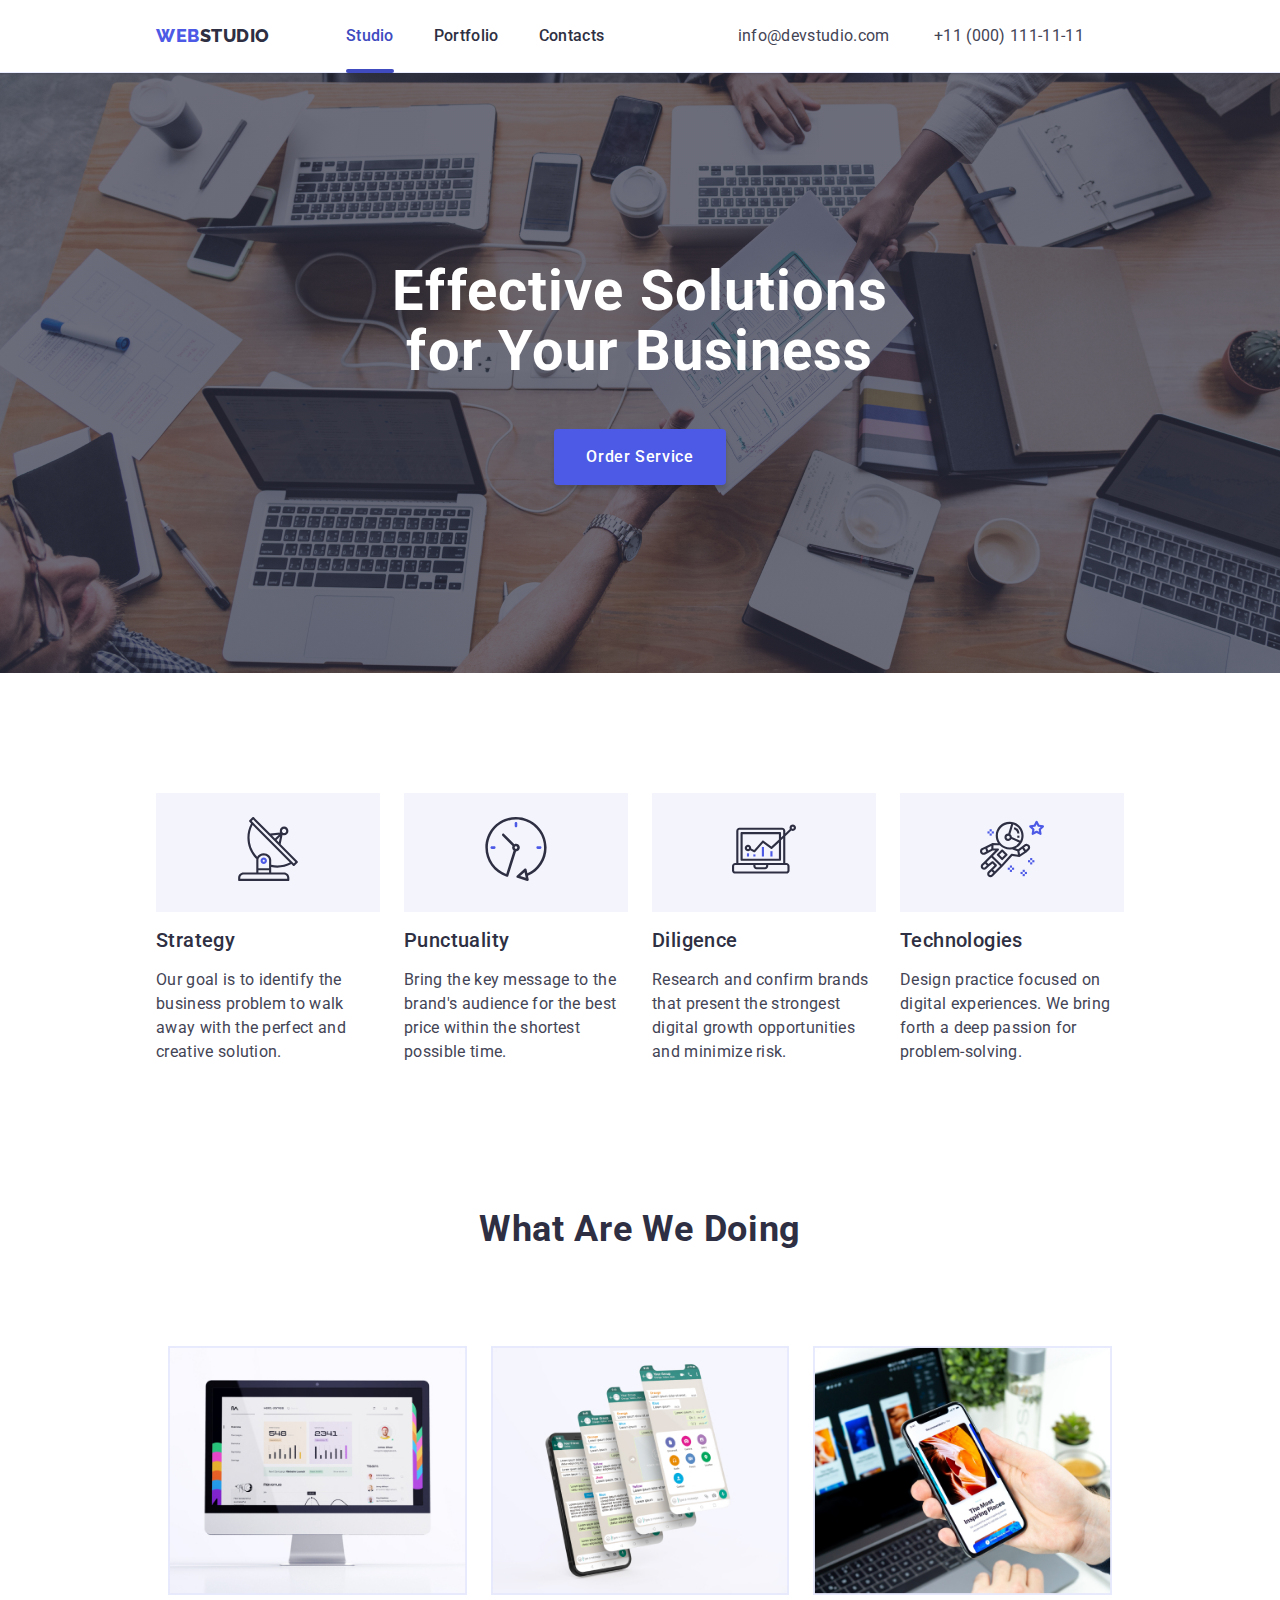
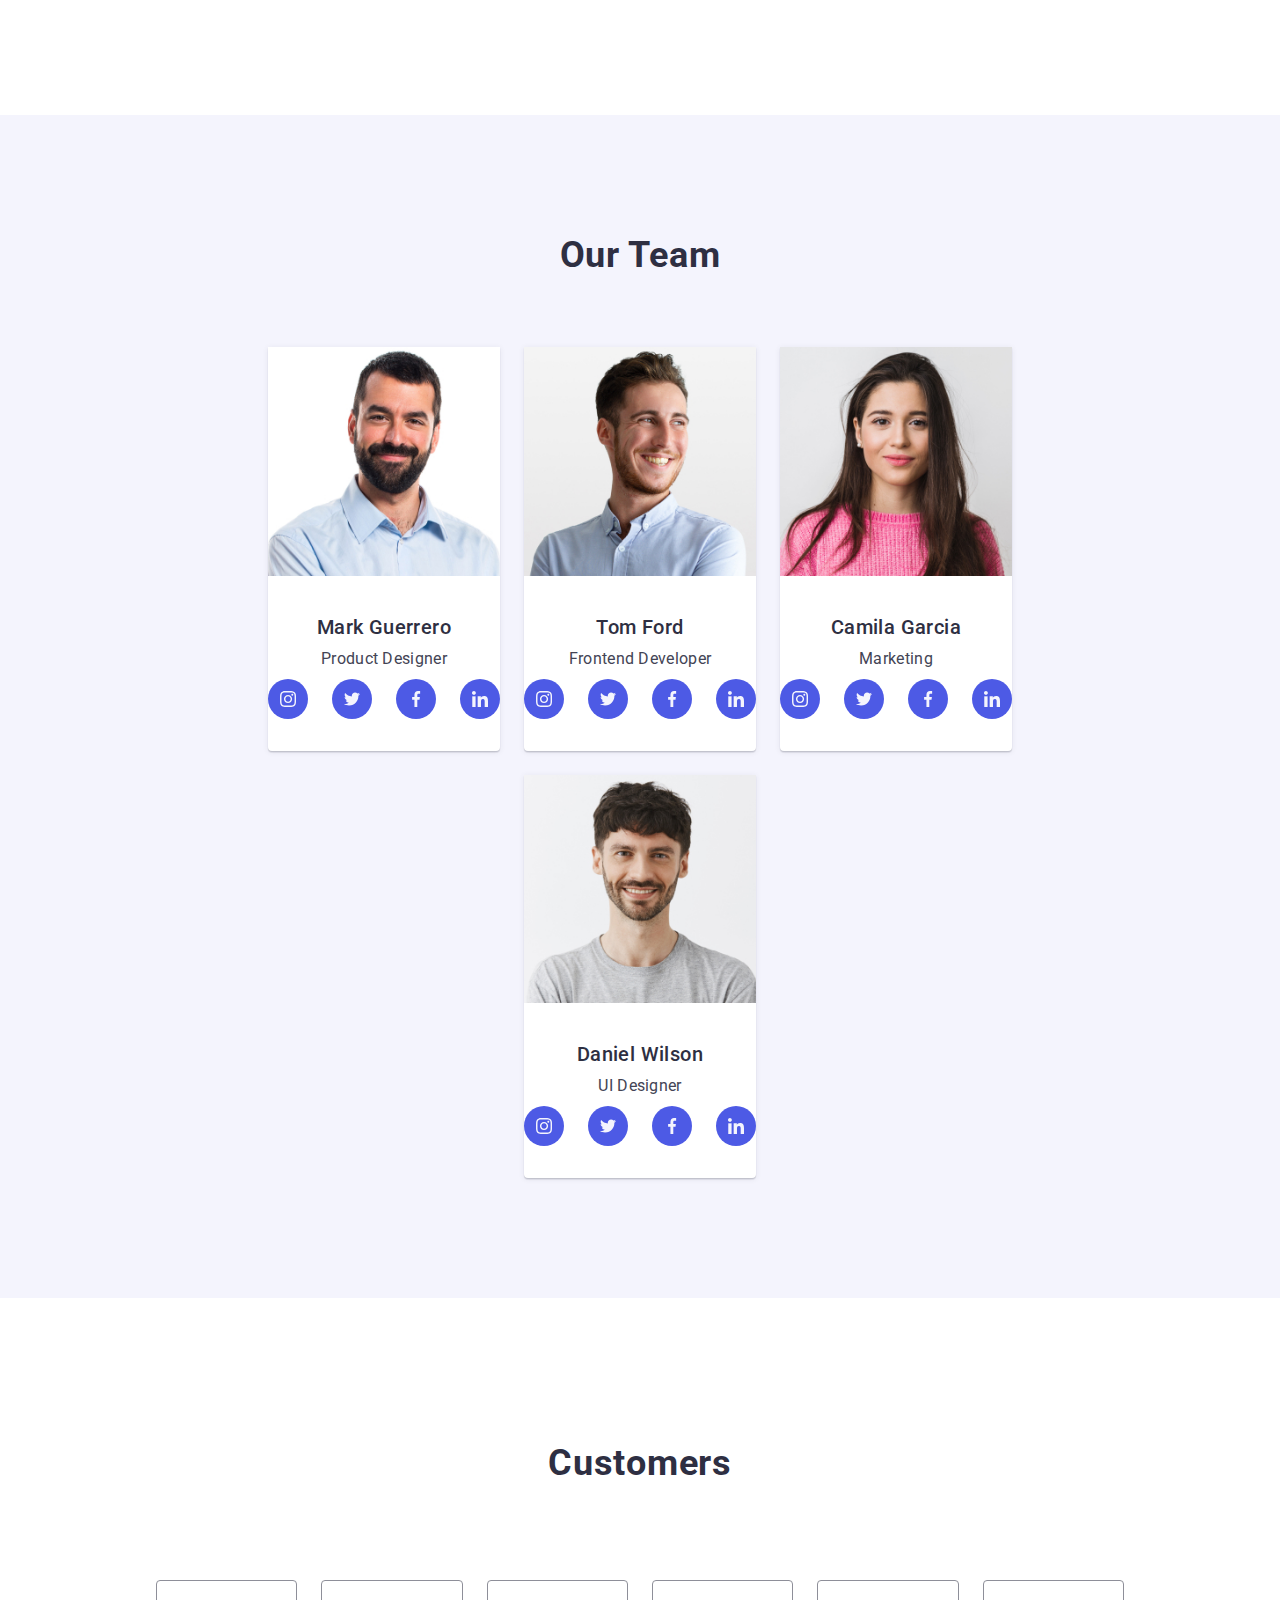
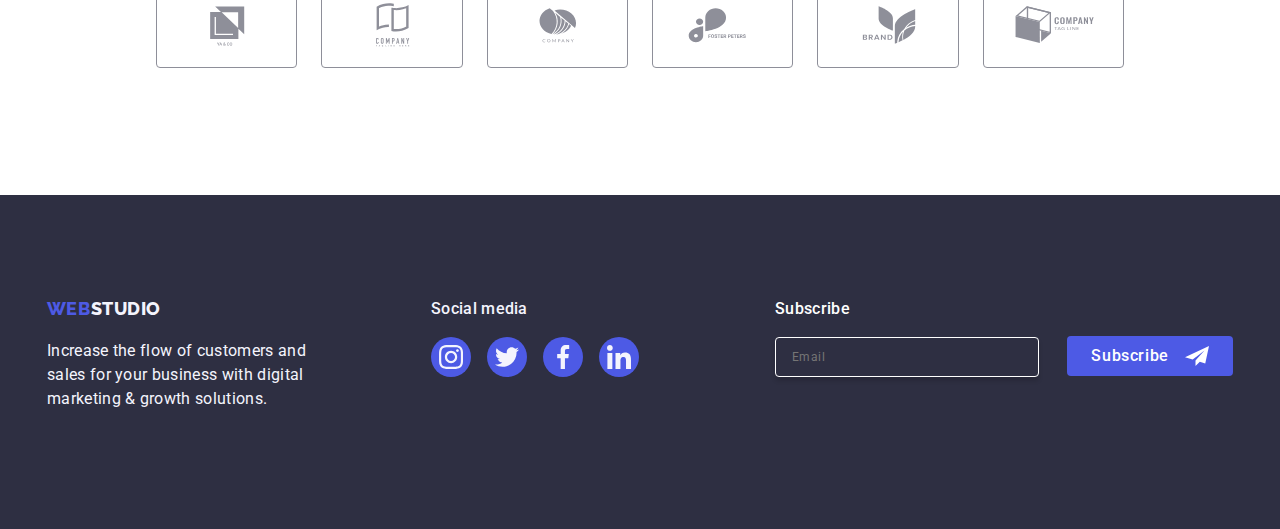
<file: index.html>
<!DOCTYPE html>
<html lang="en">

<head>
  <meta charset="UTF-8">
  <meta name="viewport" content="width=device-width, initial-scale=1.0">
  <link rel="stylesheet" href="./css/modern-normalize.css">
  <link rel="stylesheet" href="./css/styles.css">
  <link rel="stylesheet" href="./css/tablet.css">
  <link rel="stylesheet" href="./css/desktop.css">

  <link rel="preconnect" href="https://fonts.googleapis.com">
  <link rel="preconnect" href="https://fonts.gstatic.com" crossorigin>
  <link href="https://fonts.googleapis.com/css2?family=Roboto:wght@400;500;700;900&display=swap" rel="stylesheet">

  <link rel="preconnect" href="https://fonts.googleapis.com">
  <link rel="preconnect" href="https://fonts.gstatic.com" crossorigin>
  <link href="https://fonts.googleapis.com/css2?family=Raleway:wght@800&family=Roboto:wght@400;500;700;900&display=swap"
    rel="stylesheet">

  <title>Studio</title>
</head>

<body>
  <header>
    <div class="container-header">
      <nav class="navigation-header">
        <a href="./index.html"><span class="navigation-logo-web">Web</span>Studio</a>
        <ul class="navigation-menu">
          <li class="navigation-list">
            <a class="active" href="./index.html">Studio</a>
          </li>
          <li class="navigation-list">
            <a href="./portfolio.html">Portfolio</a>
          </li>
          <li class="navigation-list">
            <a href="">Contacts</a>
          </li>
        </ul>
      </nav>
      <address class="address-section">
        <ul class="address-menu">
          <li class="address-menu-list">
            <a href="mailto:info@devstudio.com">info@devstudio.com</a>
          </li>
          <li class="address-menu-list">
            <a href="tel:+110001111111">+11 (000) 111-11-11</a>
          </li>
        </ul>
      </address>
    <button class="mobile-nav-button js-open-menu">
      <svg>
        <use href="./images/icons.svg#icon-menu-hamburger"></use>
      </svg>
    </button>
    <nav class="mobile-nav js-menu-container">
      <ul class="mobile-nav-menu">
        <li class="mobile-nav-menu-list">
          <a href="./index.html">Studio</a>
        </li>
        <li class="mobile-nav-menu-list">
          <a href="./portfolio.html">Portfolio</a>
        </li>
    
        <li class="mobile-nav-menu-list">
          <a href="#">Contacts</a>
        </li>
      </ul>
      <ul class="mobile-nav-info">
        <li class="mobile-nav-info-tel">
          <a href="tel:+110001111111">+11 (000) 111-11-11</a>
        </li>
    
        <li class="mobile-nav-info-email">
          <a href="mailto:info@devstudio.com">info@devstudio.com</a>
        </li>
      </ul>
      <div class="mobile-links">
        <ul class="mobile-links-menu">
          <li class="social-media-list-icon">
            <a class="social-media-link" href="https://www.instagram.com/" target="_blank" rel="noopener noreferrer">
              <svg class="social-mobile-icon">
                <use href="./images/icons.svg#icon-instagram-2"></use>
              </svg>
            </a>
          </li>
          <li class="social-media-list-icon">
            <a class="social-media-link" href="https://www.twitter.com/" target="_blank" rel="noopener noreferrer">
              <svg class="social-mobile-icon">
                <use href="./images/icons.svg#icon-twitter-1"></use>
              </svg>
            </a>
          </li>
          <li class="social-media-list-icon">
            <a class="social-media-link" href="https://www.facebook.com/" target="_blank" rel="noopener noreferrer">
              <svg class="social-mobile-icon">
                <use href="./images/icons.svg#icon-facebook-1"></use>
              </svg>
            </a>
          </li>
          <li class="social-media-list-icon">
            <a class="social-media-link" href="https://www.linkedin.com/" target="_blank" rel="noopener noreferrer">
              <svg class="social-mobile-icon">
                <use href="./images/icons.svg#icon-linkedin-1"></use>
              </svg>
            </a>
          </li>
        </ul>
      </div>
      <button class="mobile-nav-close js-close-menu" type="button">
        <svg>
          <use href="./images/icons.svg#icon-close"></use>
        </svg>
      </button>
      </nav>
    </div>
  </header>
  <main>
    <!-- Hero Section -->
    <section class="section-hero">
      <div class="container">
        <h1 class="hero-title">Effective solutions<br><span>for</span> your business</h1>
        <button class="hero-button" type="button" data-modal-open>Order service</button>
      </div>
    </section>
    <!-- Section 1: Feature -->
    <section class="section">
      <div class="container">
        <h2 hidden>Feature</h2>
        <ul class="feature-menu">
          <li class="feature-list">
            <div class="container-feature-icon">
              <svg class="feature-icons">
                <use href="./images/icons.svg#icon-antenna">
                </use>
              </svg>
            </div>
            <h3>Strategy</h3>
            <p>Our goal is to identify the business problem to walk away with the perfect and creative solution.</p>
          </li>
          <li class="feature-list">
            <div class="container-feature-icon">
              <svg class="feature-icons">
                <use href="./images/icons.svg#icon-clock">
                </use>
              </svg>
            </div>
            <h3>Punctuality</h3>
            <p>Bring the key message to the brand's audience for the best price within the shortest possible time.
            </p>
          </li>
          <li class="feature-list">
            <div class="container-feature-icon">
              <svg class="feature-icons">
                <use href="./images/icons.svg#icon-diagram">
                </use>
              </svg>
            </div>
            <h3>Diligence</h3>
            <p>Research and confirm brands that present the strongest digital growth opportunities and minimize
              risk.
            </p>
          </li>
          <li class="feature-list">
            <div class="container-feature-icon">
              <svg class="feature-icons">
                <use href="./images/icons.svg#icon-astronaut">
                </use>
              </svg>
            </div>
            <h3>Technologies</h3>
            <p>Design practice focused on digital experiences. We bring forth a deep passion for problem-solving.
            </p>
          </li>
        </ul>
      </div>
    </section>
    <!-- Section 2: Services -->
    <section class="services">
      <div class="container">
        <h2 class="services-title">What are we doing</h2>
        <!-- <div> -->
        <ul class="services-menu">
          <li class="services-list">
            <img src="images/section2-img1.jpg" alt="desktop">
          </li>
          <li class="services-list">
            <img src="images/section2-img2.jpg" alt="mobiles">
          </li>
          <li class="services-list">
            <img src="images/section2-img3.jpg" alt="holding a mobile">
          </li>
        </ul>
        <!-- </div> -->
      </div>
    </section>
    <!-- Section 3: Team -->
    <section class="section-team">
      <div class="container">
        <h2 class="team-title">Our team</h2>
        <ul class="team-menu">
          <li class="team-list">
            <img class="team-img" src="./images/desktop/team-img1.jpg" alt="team member photo">
            <h3>Mark Guerrero</h3>
            <p>Product Designer</p>
            <ul class="social-media-menu">
              <li class="social-media-list-icon">
                <a class="social-media-link" href="https://www.instagram.com/" target="_blank"
                  rel="noopener noreferrer">
                  <svg class="social-media-icon">
                    <use href="./images/icons.svg#icon-instagram-2"></use>
                  </svg>
                </a>
              </li>
              <li class="social-media-list-icon">
                <a class="social-media-link" href="https://www.twitter.com/" target="_blank" rel="noopener noreferrer">
                  <svg class="social-media-icon">
                    <use href="./images/icons.svg#icon-twitter-1"></use>
                  </svg>
                </a>
              </li>
              <li class="social-media-list-icon">
                <a class="social-media-link" href="https://www.facebook.com/" target="_blank" rel="noopener noreferrer">
                  <svg class="social-media-icon">
                    <use href="./images/icons.svg#icon-facebook-1"></use>
                  </svg>
                </a>
              </li>
              <li class="social-media-list-icon">
                <a class="social-media-link" href="https://www.linkedin.com/" target="_blank" rel="noopener noreferrer">
                  <svg class="social-media-icon">
                    <use href="./images/icons.svg#icon-linkedin-1"></use>
                  </svg>
                </a>
              </li>
            </ul>
          </li>
          <li class="team-list">
            <img class="team-img" src="./images/mobile/team-img2.jpg" alt="team member photo">
            <h3>Tom Ford</h3>
            <p>Frontend Developer</p>
            <ul class="social-media-menu">
              <li class="social-media-list-icon">
                <a class="social-media-link" href="https://www.instagram.com/" target="_blank"
                  rel="noopener noreferrer">
                  <svg class="social-media-icon">
                    <use href="./images/icons.svg#icon-instagram-2"></use>
                  </svg>
                </a>
              </li>
              <li class="social-media-list-icon">
                <a class="social-media-link" href="https://www.twitter.com/" target="_blank" rel="noopener noreferrer">
                  <svg class="social-media-icon">
                    <use href="./images/icons.svg#icon-twitter-1"></use>
                  </svg>
                </a>
              </li>
              <li class="social-media-list-icon">
                <a class="social-media-link" href="https://www.facebook.com/" target="_blank" rel="noopener noreferrer">
                  <svg class="social-media-icon">
                    <use href="./images/icons.svg#icon-facebook-1"></use>
                  </svg>
                </a>
              </li>
              <li class="social-media-list-icon">
                <a class="social-media-link" href="https://www.linkedin.com/" target="_blank" rel="noopener noreferrer">
                  <svg class="social-media-icon">
                    <use href="./images/icons.svg#icon-linkedin-1"></use>
                  </svg>
                </a>
              </li>
            </ul>
          </li>
          <li class="team-list">
            <img class="team-img" src="./images/mobile/team-img3.jpg" alt="team member photo">
            <h3>Camila Garcia</h3>
            <p>Marketing</p>
            <ul class="social-media-menu">
              <li class="social-media-list-icon">
                <a class="social-media-link" href="https://www.instagram.com/" target="_blank"
                  rel="noopener noreferrer">
                  <svg class="social-media-icon">
                    <use href="./images/icons.svg#icon-instagram-2"></use>
                  </svg>
                </a>
              </li>
              <li class="social-media-list-icon">
                <a class="social-media-link" href="https://www.twitter.com/" target="_blank" rel="noopener noreferrer">
                  <svg class="social-media-icon">
                    <use href="./images/icons.svg#icon-twitter-1"></use>
                  </svg>
                </a>
              </li>
              <li class="social-media-list-icon">
                <a class="social-media-link" href="https://www.facebook.com/" target="_blank" rel="noopener noreferrer">
                  <svg class="social-media-icon">
                    <use href="./images/icons.svg#icon-facebook-1"></use>
                  </svg>
                </a>
              </li>
              <li class="social-media-list-icon">
                <a class="social-media-link" href="https://www.linkedin.com/" target="_blank" rel="noopener noreferrer">
                  <svg class="social-media-icon">
                    <use href="./images/icons.svg#icon-linkedin-1"></use>
                  </svg>
                </a>
              </li>
            </ul>
          </li>
          <li class="team-list">
            <img class="team-img" src="./images/mobile/team-img4.jpg" alt="team member photo">
            <h3>Daniel Wilson</h3>
            <p>UI Designer</p>
            <ul class="social-media-menu">
              <li class="social-media-list-icon">
                <a class="social-media-link" href="https://www.instagram.com/" target="_blank"
                  rel="noopener noreferrer">
                  <svg class="social-media-icon">
                    <use href="./images/icons.svg#icon-instagram-2"></use>
                  </svg>
                </a>
              </li>
              <li class="social-media-list-icon">
                <a class="social-media-link" href="https://www.twitter.com/" target="_blank" rel="noopener noreferrer">
                  <svg class="social-media-icon">
                    <use href="./images/icons.svg#icon-twitter-1"></use>
                  </svg>
                </a>
              </li>
              <li class="social-media-list-icon">
                <a class="social-media-link" href="https://www.facebook.com/" target="_blank" rel="noopener noreferrer">
                  <svg class="social-media-icon">
                    <use href="./images/icons.svg#icon-facebook-1"></use>
                  </svg>
                </a>
              </li>
              <li class="social-media-list-icon">
                <a class="social-media-link" href="https://www.linkedin.com/" target="_blank" rel="noopener noreferrer">
                  <svg class="social-media-icon">
                    <use href="./images/icons.svg#icon-linkedin-1"></use>
                  </svg>
                </a>
              </li>
            </ul>
          </li>
        </ul>
      </div>

    </section>
    <!-- Section 4: Customer -->
    <section class="section">
      <div class="container">
        <h2 class="customer-title">Customers</h2>
        <ul class="customer-menu">
          <li class="customer-list">
            <svg class="customer-icon">
              <use href="./images/icons.svg#icon-client1"></use>
            </svg>
          </li>
          <li class="customer-list">
            <svg class="customer-icon">
              <use href="./images/icons.svg#icon-client2"></use>
            </svg>
          </li>
          <li class="customer-list">
            <svg class="customer-icon">
              <use href="./images/icons.svg#icon-client3"></use>
            </svg>
          </li>
          <li class="customer-list">
            <svg class="customer-icon">
              <use href="./images/icons.svg#icon-client4"></use>
            </svg>
          </li>
          <li class="customer-list">
            <svg class="customer-icon">
              <use href="./images/icons.svg#icon-client5"></use>
            </svg>
          </li>
          <li class="customer-list">
            <svg class="customer-icon">
              <use href="./images/icons.svg#icon-client6"></use>
            </svg>
          </li>
        </ul>
      </div>
    </section>
  </main>
  <footer class="footer">
    <div class="container-footer">
      <div class="footer-box1">
        <a href="./index.html"><span class="footer-logo-web">Web</span>Studio</a>
        <p>Increase the flow of customers and sales for your business with digital marketing & growth solutions.</p>
      </div>
      <div class="footer-box2">
        <ul class="footer-icon-menu">
          <li class="footer-icon-list">
            <p>Social media</p>
            <ul class="footer-media-menu">
              <li class="footer-media-list-icon">
                <a class="footer-media-link" href="https://www.instagram.com/" target="_blank"
                  rel="noopener noreferrer">
                  <svg class="footer-media-icon">
                    <use href="./images/icons.svg#icon-instagram-2"></use>
                  </svg>
                </a>
              </li>
              <li class="footer-media-list-icon">
                <a class="footer-media-link" href="https://www.twitter.com/" target="_blank" rel="noopener noreferrer">
                  <svg class="footer-media-icon">
                    <use href="./images/icons.svg#icon-twitter-1"></use>
                  </svg>
                </a>
              </li>
              <li class="footer-media-list-icon">
                <a class="footer-media-link" href="https://www.facebook.com/" target="_blank" rel="noopener noreferrer">
                  <svg class="footer-media-icon">
                    <use href="./images/icons.svg#icon-facebook-1"></use>
                  </svg>
                </a>
              </li>
              <li class="footer-media-list-icon">
                <a class="footer-media-link" href="https://www.linkedin.com/" target="_blank" rel="noopener noreferrer">
                  <svg class="footer-media-icon">
                    <use href="./images/icons.svg#icon-linkedin-1"></use>
                  </svg>
                </a>
              </li>
            </ul>
          </li>
        </ul>
      </div>
      <form class="footer-form-subscribe">
        <label class="footer-form-email">
          Subscribe<br>
          <input type="text" placeholder="Email" name="email">
        </label>

        <button type="button" class="footer-subscribe-button">
          Subscribe
          <svg class="footer-icon-send">
            <use href="./images/icons.svg#icon-send"></use>
          </svg>
        </button>

      </form>
    </div>
  </footer>
  <div class="modal is-hidden" data-modal>
    <div class="modal-content">
      <h2>Leave your contacts and we will call you back</h2>
      <form class="user-contact">
        <label class="user-contact-field">
          <div class="user-contact-label">Name:</div>
          <input type="text" placeholder="Full name" name="first_name">
          <svg class="user-contact-icon" id="first-name">
            <use href="./images/icons.svg#icon-user"></use>
          </svg>
        </label>
        <label class="user-contact-field">
          <div class="user-contact-label">Telephone:</div>
          <input type="tel" placeholder="e.g. +63 999-999-9999" name="phone">
          <svg class="user-contact-icon" for="phone">
            <use href="./images/icons.svg#icon-tel"></use>
          </svg>
        </label>
        <label class="user-contact-field">
          <div class="user-contact-label">Email:</div>
          <input type="email" placeholder="user@domain.com" name="email">
          <svg class="user-contact-icon">
            <use href="./images/icons.svg#icon-email"></use>
          </svg>
        </label>
        <label class="user-contact-field">
          <div class="user-contact-label">Comments:</div>
          <textarea name="comments" placeholder="Text input" rows="5"></textarea>
        </label>
        <label class="user-contact-checkbox">
          <input type="checkbox" name="agree">
        </label>
        <p class="user-contact-agree">
          I accept the terms and conditions of the <span class="privacy"><a href="#">Privacy Policy</a> </span>
        </p>
        <button class="user-contact-submit" type="submit">Send</button>
        <!-- <input type="submit" value="Send"> -->
      </form>
      <button class="modal-close" type="button" data-modal-close>
        <svg>
          <use href="./images/icons.svg#icon-close"></use>
        </svg>
      </button>
    </div>
  </div>
  <script src="./js/modal.js"></script>
  <script src="./js/mobile-menu.js"></script>

</body>

</html>
</file>
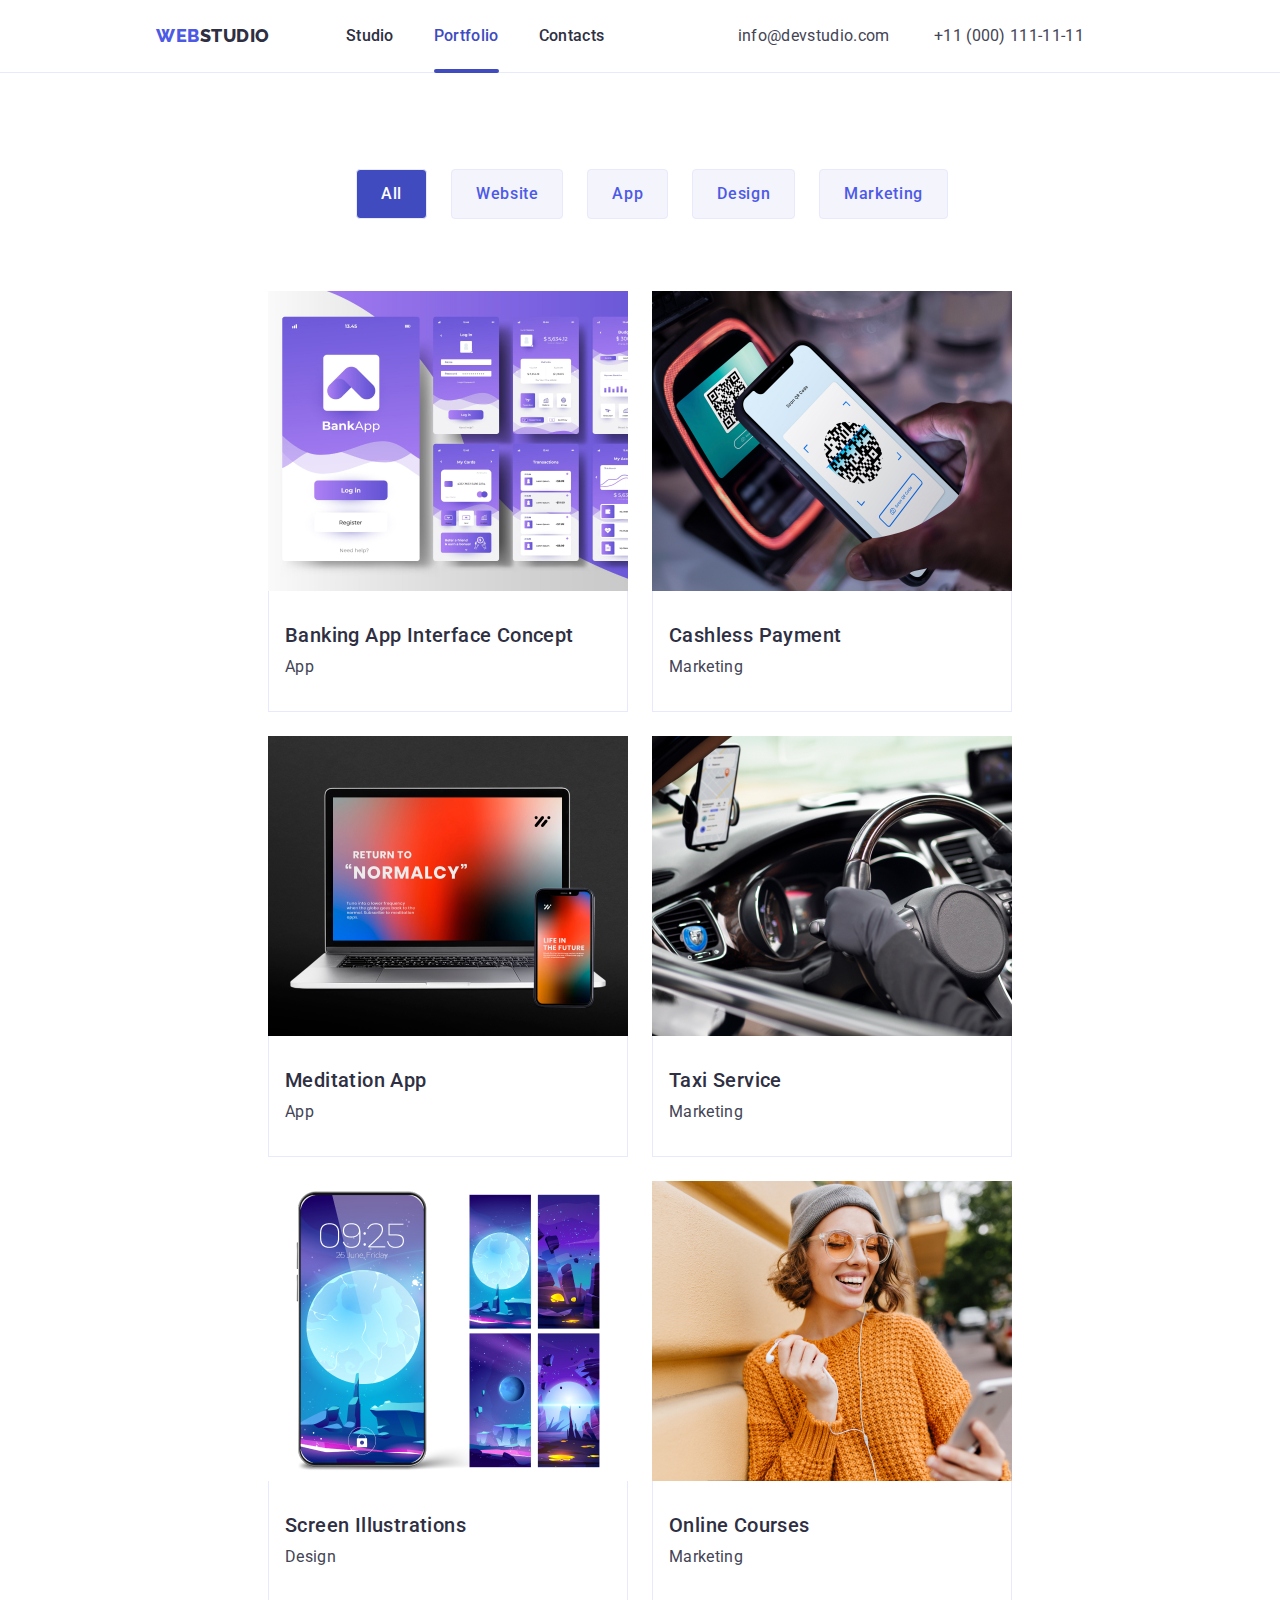
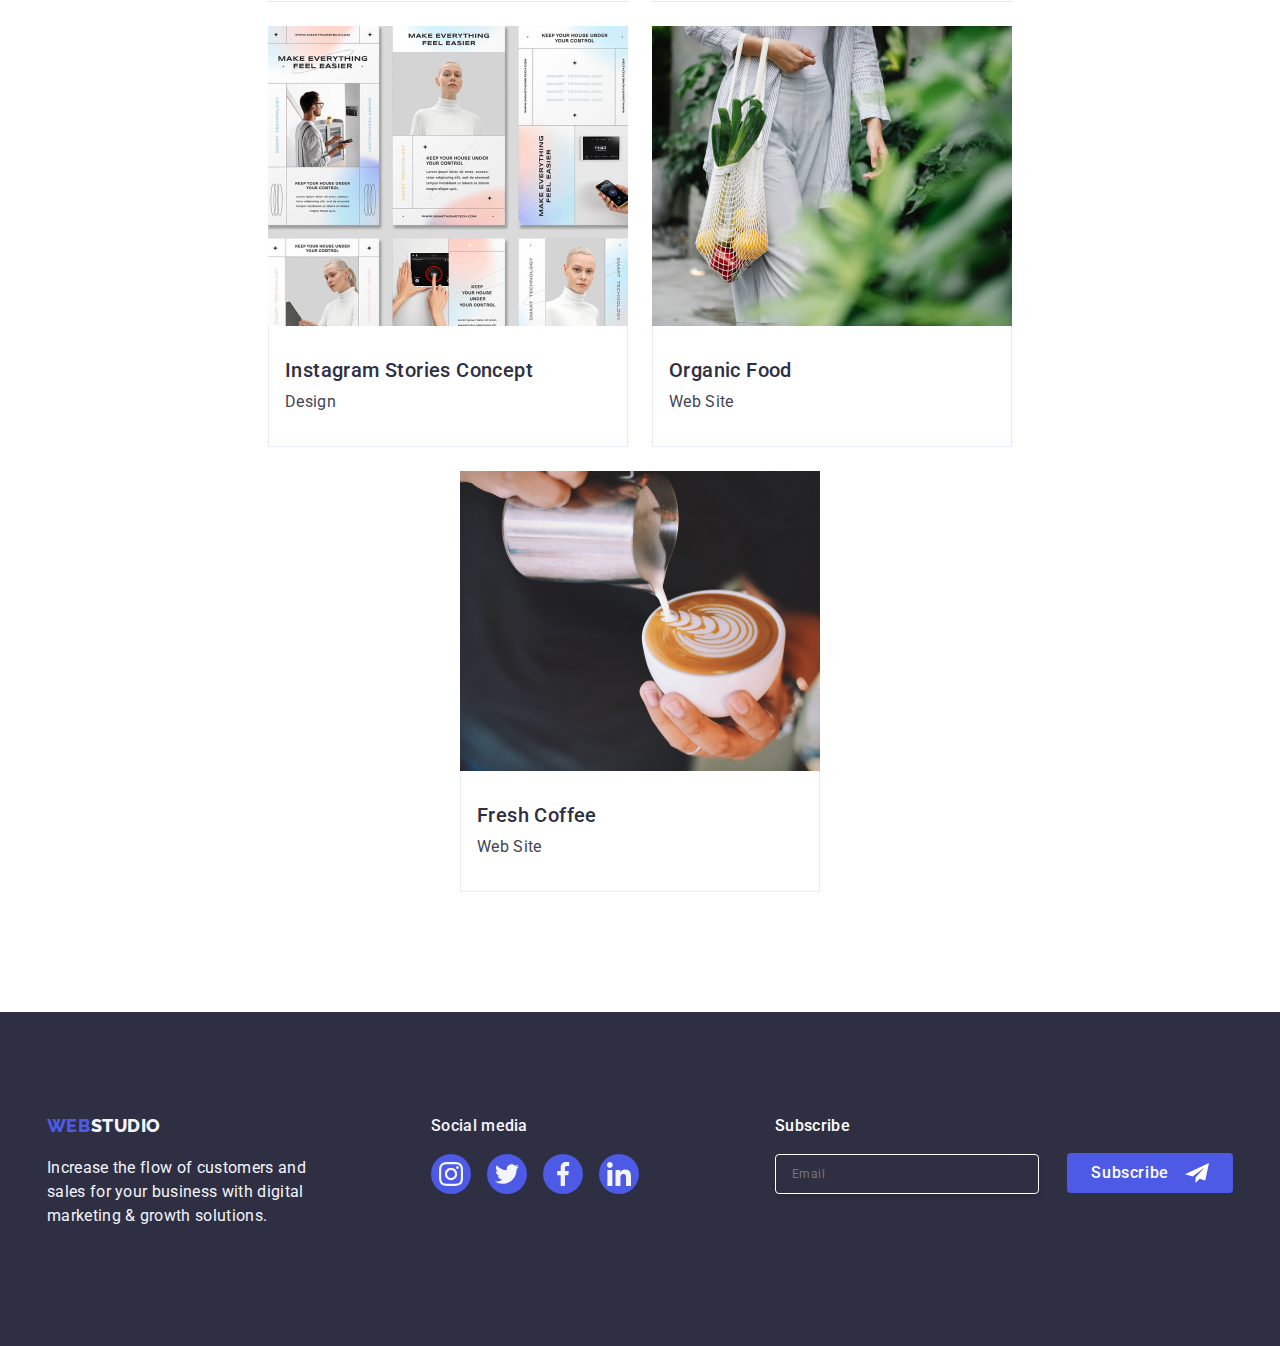
<file: portfolio.html>
<!DOCTYPE html>
<html lang="en">

<head>
  <meta charset="UTF-8">
  <meta name="viewport" content="width=device-width, initial-scale=1.0">
  <link rel="stylesheet" href="/css/modern-normalize.css">
  <link rel="stylesheet" href="css/styles.css">
  <link rel="stylesheet" href="./css/tablet.css">
  <link rel="stylesheet" href="./css/desktop.css">

  <link rel="preconnect" href="https://fonts.googleapis.com">
  <link rel="preconnect" href="https://fonts.gstatic.com" crossorigin>
  <link
    href="https://fonts.googleapis.com/css2?family=Roboto:ital,wght@0,400;0,500;0,700;0,900;1,400;1,500;1,700;1,900&display=swap"
    rel="stylesheet">

  <link rel="preconnect" href="https://fonts.googleapis.com">
  <link rel="preconnect" href="https://fonts.gstatic.com" crossorigin>
  <link href="https://fonts.googleapis.com/css2?family=Raleway:wght@400;500;700;800&    display=swap" rel="stylesheet">


  <title>Portfolio</title>

</head>

<body>
  <header>
    <div class="container-header">
      <nav class="navigation-header">
        <a href="./index.html"><span class="navigation-logo-web">Web</span>Studio</a>
        <ul class="navigation-menu">
          <li class="navigation-list">
            <a href="./index.html">Studio</a>
          </li>
          <li class="navigation-list">
            <a class="active" href="./portfolio.html">Portfolio</a>
          </li>
          <li class="navigation-list">
            <a href="">Contacts</a>
          </li>
        </ul>
      </nav>
      <address class="address-section">
        <ul class="address-menu">
          <li class="address-menu-list">
            <a href="mailto:info@devstudio.com">info@devstudio.com</a>
          </li>
          <li class="address-menu-list">
            <a href="tel:+110001111111">+11 (000) 111-11-11</a>
          </li>
        </ul>
    </div>
  </header>
  <main>
    <article>
      <!-- Filters -->
      <section>
        <ul class="filter">
          <li class="filter-list">
            <button class="active" type="button">All</button>
          </li>
          <li class="filter-list">
            <button type="button">Website</button>
          </li>
          <li class="filter-list">
            <button type="button">App</button>
          </li>
          <li class="filter-list">
            <button type="button">Design</button>
          </li>
          <li class="filter-list">
            <button type="button">Marketing</button>
          </li>
        </ul>
      </section>
      <!-- Project Card -->
      <section class="section-card">
        <div class="container">
          <ul class="card-menu">
            <li class="card-list">
              <figure class="card-list-figure">
                <img src="images/row1-a.jpg" alt="Banking App Interface Concept Photo">
                <figcaption>
                  14 Stylish and User-Friendly App Design Concepts · Task Manager App · Calorie Tracker App · Exotic
                  Fruit Ecommerce App · Cloud Storage App
                </figcaption>
              </figure>
              <div class="card-content">
                <h3>Banking App Interface Concept</h3>
                <p>App</p>
              </div>
            </li>
            <li class="card-list">
              <figure class="card-list-figure">
                <img src="images/row1-b.jpg" alt="Cashless Payment Photo">
                <figcaption>
                  14 Stylish and User-Friendly App Design Concepts · Task Manager App · Calorie Tracker App · Exotic
                  Fruit Ecommerce App · Cloud Storage App
                </figcaption>
              </figure>
              <div class="card-content">
                <h3>Cashless Payment</h3>
                <p>Marketing</p>
              </div>

            </li>
            <li class="card-list">
              <figure class="card-list-figure">
                <img src="images/row1-c.jpg" alt="Meditation App Photo">
                <figcaption>
                  14 Stylish and User-Friendly App Design Concepts · Task Manager App · Calorie Tracker App · Exotic
                  Fruit Ecommerce App · Cloud Storage App
                </figcaption>
              </figure>
              <div class="card-content">
                <h3>Meditation App</h3>
                <p>App</p>
              </div>
            </li>
            <li class="card-list">
              <figure class="card-list-figure">
                <img src="images/row2-a.jpg" alt="Taxi Service Photo">
                <figcaption>
                  14 Stylish and User-Friendly App Design Concepts · Task Manager App · Calorie Tracker App · Exotic
                  Fruit Ecommerce App · Cloud Storage App
                </figcaption>
              </figure>
              <div class="card-content">
                <h3>Taxi Service</h3>
                <p>Marketing</p>
              </div>

            </li>
            <li class="card-list">
              <figure class="card-list-figure">
                <img src="images/row2-b.jpg" alt="Screen Illustrations Photo">
                <figcaption>
                  14 Stylish and User-Friendly App Design Concepts · Task Manager App · Calorie Tracker App · Exotic
                  Fruit Ecommerce App · Cloud Storage App
                </figcaption>
              </figure>
              <div class="card-content">
                <h3>Screen Illustrations</h3>
                <p>Design</p>
              </div>

            </li>
            <li class="card-list">
              <figure class="card-list-figure">
                <img src="images/row2-c.jpg" alt="Online Courses Photo">
                <figcaption>
                  14 Stylish and User-Friendly App Design Concepts · Task Manager App · Calorie Tracker App · Exotic
                  Fruit Ecommerce App · Cloud Storage App
                </figcaption>
              </figure>
              <div class="card-content">
                <h3>Online Courses</h3>
                <p>Marketing</p>
              </div>
            </li>
            <li class="card-list">
              <figure class="card-list-figure">
                <img src="images/row3-a.jpg" alt="Instagram Stories Concept Photo">
                <figcaption>
                  14 Stylish and User-Friendly App Design Concepts · Task Manager App · Calorie Tracker App · Exotic
                  Fruit Ecommerce App · Cloud Storage App
                </figcaption>
              </figure>
              <div class="card-content">
                <h3>Instagram Stories Concept</h3>
                <p>Design</p>
              </div>

            </li>
            <li class="card-list">
              <figure class="card-list-figure">
                <img src="images/row3-b.jpg" alt="Organic Food Photo">
                <figcaption>
                  14 Stylish and User-Friendly App Design Concepts · Task Manager App · Calorie Tracker App · Exotic
                  Fruit Ecommerce App · Cloud Storage App
                </figcaption>
              </figure>
              <div class="card-content">
                <h3>Organic Food</h3>
                <p>Web Site</p>
              </div>
            </li>
            <li class="card-list">
              <figure class="card-list-figure">
                <img src="images/row3-c.jpg" alt="Fresh Coffee Photo">
                <figcaption>
                  14 Stylish and User-Friendly App Design Concepts · Task Manager App · Calorie Tracker App · Exotic
                  Fruit Ecommerce App · Cloud Storage App
                </figcaption>
              </figure>
              <div class="card-content">
                <h3>Fresh Coffee</h3>
                <p>Web Site</p>
              </div>
            </li>
          </ul>
        </div>
      </section>
  </main>
  <footer class="footer">
    <div class="container-footer">
      <div class="footer-box1">
        <a href="./index.html"><span class="footer-logo-web">Web</span>Studio</a>
        <p>Increase the flow of customers and sales for your business with digital marketing & growth solutions.</p>
      </div>

      <div class="footer-box2">
        <ul class="footer-icon-menu">
          <li class="footer-icon-list">
            <p>Social media</p>
            <ul class="footer-media-menu">
              <li class="footer-media-list-icon">
                <a class="footer-media-link" href="https://www.instagram.com/" target="_blank" rel="noopener noreferrer">
                  <svg class="footer-media-icon">
                    <use href="./images/icons.svg#icon-instagram-2"></use>
                  </svg>
                </a>
              </li>
              <li class="footer-media-list-icon">
                <a class="footer-media-link" href="https://www.twitter.com/" target="_blank" rel="noopener noreferrer">
                  <svg class="footer-media-icon">
                    <use href="./images/icons.svg#icon-twitter-1"></use>
                  </svg>
                </a>
              </li>
              <li class="footer-media-list-icon">
                <a class="footer-media-link" href="https://www.facebook.com/" target="_blank" rel="noopener noreferrer">
                  <svg class="footer-media-icon">
                    <use href="./images/icons.svg#icon-facebook-1"></use>
                  </svg>
                </a>
              </li>
              <li class="footer-media-list-icon">
                <a class="footer-media-link" href="https://www.linkedin.com/" target="_blank" rel="noopener noreferrer">
                  <svg class="footer-media-icon">
                    <use href="./images/icons.svg#icon-linkedin-1"></use>
                  </svg>
                </a>
              </li>
            </ul>
          </li>
        </ul>
      </div>
      </li>
      </ul>
      <form class="footer-form-subscribe">
        <label class="footer-form-email">
          Subscribe<br>
          <input type="text" placeholder="Email" name="email">
          <button class="footer-subscribe-button">
            Subscribe
            <svg class="footer-icon-send">
              <use href="./images/icons.svg#icon-send"></use>
            </svg>
          </button>
        </label>
      </form>
    </div>
  </footer>

</body>

</html>
</file>
<file: css/styles.css>
*,
*::before,
*::after {
  box-sizing: border-box;
  margin: 0;
  padding: 0;
}

:root {
  --navyblue: #2E2F42;
  --cloud: #f4f4fd;
  --ocean: #404bbf;
  --slate: #434455;
  --iris: #4d5ae5;
  --cornflower: #e7e9fc;
  --lightslate: #8E8F99;
  --green: #31D0AA;
  --white: #FFF;
  --transition-duration: 250ms;
  --cubic-bezier: (0.4, 0, 0.2, 1);
}

body {
  font-family: "Roboto", sans-serif;
  font-size: 16px;
  color: var(--navyblue);
  line-height: 1.5rem;
  letter-spacing: 0.32px;
  font-weight: 400;
}

h1,
h2,
h3,
h4,
h5,
h6,
p {
  margin: 0;
  padding: 0;
}

.section {
  padding: 96px 0;
}

.container {
  padding: 0px 16px;
  /* min-width: 428px; */
  margin: 0 auto;
}

.address-section a:last-child,
.feature-list:last-child {
  margin-right: 0;
}

.services-menu,
.team-menu,
.card-menu,
.filter-menu {
  display: flex;
  flex-wrap: wrap;
  list-style: none;
  justify-content: center;
  align-items: flex-start;
  gap: 24px;
}

/* .feature-list, */
.card-list {
  flex-basis: calc((100% - 72px) / 4);
}

/* Header: Navigation container section  */
.container-header {
  position: relative;
  display: flex;
  border-bottom: 1px solid var(--cornflower);
  padding: 24px 16px;
  margin: 0 auto;
}

.navigation-header {
  display: flex;
}

/* Navigation Section  */
.navigation-header>a {
  color: var(--navyblue);
  text-decoration: none;
  font-family: Raleway;
  font-size: 18px;
  font-weight: 800;
  line-height: 1.313rem;
  letter-spacing: 0.54px;
  text-transform: uppercase;
  margin-right: 30px;
}

.navigation-logo-web {
  color: var(--iris, #4d5ae5);
  font-family: Raleway;
  font-size: 18px;
  font-weight: 800;
  line-height: 1.313em;
  letter-spacing: 0.54px;
  text-transform: uppercase;
}

.navigation-menu,
.address-menu-list {
  display: none;
}

.mobile-nav-button {
  display: inline-flex;
  position: absolute;
  right: 16px;
  top: 24px;
  width: 32px;
  height: 22px;
  justify-content: center;
  align-items: center;
  cursor: pointer;
  border: 0;
  background: transparent;
}


.mobile-nav {
  display: flex;
  flex-direction: column;
  position: fixed;
  top: 0;
  left: 0;
  right: 0;
  bottom: 0;
  padding-left: 40px;
  padding-top: 80px;
  padding-bottom: 40px;
  background-color: var(--white);
  visibility: hidden;
  opacity: 0;
  pointer-events: none;
}

.mobile-nav-button {
  display: flex;
  fill: var(--navyblue);
  visibility: visible;
}

.mobile-nav.is-open {
  visibility: visible;
  pointer-events: auto;
  opacity: 1;
}

.mobile-nav-close {
  display: flex;
  position: absolute;
  top: 24px;
  right: 24px;
  width: 24px;
  height: 24px;
  justify-content: center;
  align-items: center;
  stroke: rgba(46, 47, 66, 1);
  border: 1px solid var(--CORNFLOWER, #E7E9FC);
  border-radius: 12px;
  background-color: transparent;
  cursor: pointer;
  pointer-events: auto;
  /* stroke-width: 1px; */
  resize: none;
  transition: background-color 250ms cubic-bezier(0.4, 0, 0.2, 1),
    box-shadow 250ms cubic-bezier(0.4, 0, 0.2, 1),
    border 250ms cubic-bezier(0.4, 0, 0.2, 1);
}

.mobile-nav-close:hover,
.mobile-nav-close:focus {
  /* opacity: 0.5; */
  /* cursor: pointer; */
  background: var(--ocean);
  border: var(--ocean);
  fill: rgba(255, 255, 255, 1);
  stroke: rgba(255, 255, 255, 1);
}

.mobile-nav-close svg {
  width: 25px;
  height: 24px;
  border-radius: 12px;
  opacity: 1;
}

.mobile-nav-menu {
  font-size: 36px;
  font-weight: 700;
  line-height: 2.5rem;
  letter-spacing: 0.72px;
  text-transform: capitalize;
  list-style: none;
  /* color: var(--navyblue); */
}

.mobile-nav-menu a {
  text-decoration: none;
}

.mobile-nav-menu-list:not(:last-child) {
  margin-bottom: 40px;
}

.mobile-nav-menu-list:last-child {
  margin-bottom: 284px;
}
.mobile-nav-menu-list a {
  color: var(--navyblue);
}

.mobile-nav-menu-list a:hover,
.mobile-nav-menu-list a:focus {
  color: var(--ocean);
}
.mobile-nav-info {
  list-style: none;
}

.mobile-nav-info li {
  margin-bottom: 40px;
}

.mobile-nav-info:last-child {
  margin-bottom: 48px;
}

.mobile-nav-info-tel a {
  font-size: 36px;
  font-weight: 700;
  line-height: 2.5rem;
  letter-spacing: 0.72px;
  text-transform: capitalize;
  text-decoration: none;
  color: var(--iris);
}

.mobile-nav-info-email a {
  font-size: 20px;
  font-weight: 400;
  letter-spacing: 0.4px;
  text-decoration: none;
  color: var(--slate);
  margin-bottom: 48px;
}

.mobile-links-menu {
  list-style: none;
  display: flex;
  justify-content: center;
  gap: 56px;
  align-items: center;
  padding-right: 40px;
}

/* Hero container section  */
.section-hero {
  background: linear-gradient(rgba(46, 47, 66, .70),
      rgba(46, 47, 66, .70)),
    url('../images/mobile/hero-bg.jpg');
  background-size: cover;
  background-repeat: no-repeat;
  background-position: center center;
  padding-top: 112px;
  padding-bottom: 112px;
  text-align: center;
  margin: 0 auto;
}

.hero-title {
  text-align: center;
  font-size: 36px;
  font-weight: 700;
  line-height: 2.5rem;
  letter-spacing: 0.72px;
  text-transform: capitalize;
  color: var(--white, #fff);
  margin-bottom: 72px;
}

.hero-title span {
  text-transform: lowercase;
}

.hero-button {
  color: var(--white, #fff);
  font-family: "Roboto", sans-serif;
  font-size: 16px;
  font-weight: 500;
  line-height: 1.5rem;
  letter-spacing: 0.64px;
  border-radius: 4px;
  border-style: none;
  background-color: var(--iris);
  box-shadow: 0px 4px 4px 0px rgba(0, 0, 0, 0.15);
  cursor: pointer;
  padding: 16px 32px;
  text-transform: capitalize;
  transition: background-color 250ms cubic-bezier(0.4, 0, 0.2, 1);
}

.hero-button:hover {
  background: var(--ocean);
  box-shadow: 0px 4px 4px 0px rgba(0, 0, 0, 0.30);
}

/* Index: Section 1 (Feature) */
.section-feature {
  padding-top: 120px;
}

.feature-menu {
  display: inline-flex;
  flex-wrap: wrap;
  list-style: none;
  justify-content: center;
  align-items: flex-start;
  row-gap: 72px;
}

/* .feature-list {
  margin-bottom: 72px;
} */


.feature-list:last-child {
  margin-bottom: 0px;
}

.feature-icons {
  display: none;
}

.container-feature-icon p {
  margin-bottom: 72px;
}

.feature-list h3 {
  color: var(--navyblue);
  font-size: 36px;
  font-weight: 700;
  letter-spacing: 0.72px;
  line-height: 2.5rem;
  margin-bottom: 8px;
  align-self: stretch;
  text-align: center;
}

.feature-list p {
  color: var(--slate, #434455);
}

/* Index: Section 2 (What we are doing) */
.services {
  display: none;
  padding-bottom: 120px;
}

.services-title {
  display: none;
  font-size: 36px;
  font-weight: 700;
  line-height: 2.5em;
  letter-spacing: 0.72px;
  text-align: center;
  margin-bottom: 72px;
  text-transform: capitalize;
}

.services-list {
  flex-shrink: 1;
  flex-basis: calc((100% - 72px) / 3);
}

.services-list img {
  display: none;
  border: 1px solid var(--CORNFLOWER, #E7E9FC);
  width: 360px;
}

/* Index: Section 3 (Our Team) */
.section-team {
  text-align: center;
  background-color: var(--cloud);
  padding: 96px 0px;
  margin: 0 auto;
}

.team-title {
  font-size: 36px;
  font-weight: 700;
  line-height: 2.5rem;
  letter-spacing: 0.72px;
  margin-bottom: 72px;
  text-align: center;
  text-transform: capitalize;
}

.team-list {
  border-radius: 0px 0px 4px 4px;
  background: var(--white, #fff);
  box-shadow: 0px 2px 1px 0px rgba(46, 47, 66, 0.08),
    0px 1px 1px 0px rgba(46, 47, 66, 0.16),
    0px 1px 6px 0px rgba(46, 47, 66, 0.08);
  margin-bottom: 72px;
}

.team-list:hover,
.team-list:focus {
  background: var(--white, #fff);
  box-shadow: 0px 2px 1px 0px rgba(46, 47, 66, 0.08),
    0px 1px 1px 0px rgba(46, 47, 66, 0.16),
    0px 1px 6px 0px rgba(46, 47, 66, 0.08);
}

.team-list h3 {
  margin-top: 32px;
  font-size: 20px;
  font-weight: 500;
  letter-spacing: 0.4px;
}

.team-list p {
  margin: 8px 0px;
  color: var(--slate);
}

.social-media-menu {
  list-style: none;
  display: flex;
  justify-content: center;
  align-items: center;
  gap: 24px;
  padding-bottom: 32px;

}

.social-media-link:hover {
  background: var(--ocean);
}

.social-media-link {
  background-color: var(--iris);
  border-radius: 50%;
  display: flex;
  width: 40px;
  height: 40px;
  align-items: center;
  justify-content: center;
  fill: var(--cloud);
  transition: ease-out 250ms;
  transition-timing-function: cubic-bezier(0.4, 0, 0.2, 1);
}

.social-media-icon {
  display: flex;
  width: 40px;
  height: 40px;
  padding: 12px;
  fill: var(--cloud);
}

.social-mobile-icon {
  padding: 8px;
  width:40px;
  height: 40px;
}

.social-media-icon:last-child {
  margin-right: 0px;
}

/* Index: Section Customers */
.customer-title {
  font-size: 36px;
  font-weight: 700;
  line-height: 2.5em;
  letter-spacing: 0.72px;
  text-align: center;
  margin-bottom: 72px;
  text-transform: capitalize;
}

.customer-menu {
  display: flex;
  flex-wrap: wrap;
  list-style: none;
  width: 100%;
  justify-content: center;
  align-items: center;
  gap: 16px;
}

.customer-list {
  flex-basis: calc((100% - 16px) / 2);
}

.customer-icon {
  cursor: pointer;
  width: 100%;
  height: 88px;
  border-radius: 4px;
  border: 1px solid var(--lightslate);
  fill: var(--lightslate);
  transition: ease-out 250ms;
  transition-timing-function: cubic-bezier(0.4, 0, 0.2, 1);
}

.customer-icon:hover {
  border: 1px solid var(--ocean);
  fill: var(--ocean);
}

/* Portfolio: Project Card Section */
.filter {
  display: flex;
  list-style-type: none;
  width: 100%;
  padding: 96px 15px 72px;
  justify-content: center;
  align-items: center;
  margin: 0;
}

.filter-list button {
  cursor: pointer;
  margin-left: 24px;
  border-style: none;
  color: var(--iris, #4d5ae5);
  background: #f4f4fd;
  padding: 12px 24px;
  border: 1px solid var(--cornflower, #e7e9fc);
  border-radius: 4px;
  color: var(--iris, #4d5ae5);
  font-family: "Roboto", sans-serif;
  font-size: 16px;
  font-weight: 500;
  line-height: 1.5rem;
  letter-spacing: 0.64px;
  text-decoration: none;
  transition-property: color, background-color, box-shadow, border;
  transition-duration: 250ms;
  transition-timing-function: cubic-bezier(0.4, 0, 0.2, 1);
}

.filter-list button::after {
  content: " ";
}

.filter-list button:hover {
  color: var(--white, #fff);
  border-radius: 4px;
  background: var(--ocean, #404bbf);
  box-shadow: 0px 2px 2px 0px rgba(0, 0, 0, 0.12),
    0px 2px 1px 0px rgba(0, 0, 0, 0.08), 0px 3px 1px 0px rgba(0, 0, 0, 0.1);
}

.filter-list a:hover::after {
  transform: scaleX(2);
}

.filter-list .active {
  background: var(--ocean, #404bbf);
  color: var(--white, #fff);
}

.section-card {
  padding-bottom: 120px;
}

.card-list img {
  width: 360px;
}

.card-list {
  cursor: pointer;
  background: var(--WHITE, #FFF);
  transition: box-shadow 250ms, border cubic-bezier(0.4, 0, 0.2, 1);
}

.card-list:hover {
  box-shadow: 0px 2px 1px 0px rgba(46, 47, 66, 0.08), 0px 1px 1px 0px rgba(46, 47, 66, 0.16), 0px 1px 6px 0px rgba(46, 47, 66, 0.08);
}

.card-list-figure {
  position: relative;
  width: 100%;
  height: 300px;
  overflow: hidden;
}

.card-list-figure figcaption {
  position: absolute;
  top: 0;
  left: 0;
  width: 100%;
  height: 100%;
  background-color: rgba(77, 90, 229, .9);
  padding: 0 32px;
  color: var(--cloud);
  text-align: left;
  align-items: center;
  display: flex;
  transition-duration: 250ms;
  transition-timing-function: cubic-bezier(0.4, 0, 0.2, 1);
  transform: translateY(100%);
  will-change: transform;
}

.card-list:hover figcaption {
  transform: translateY(0);
}

.card-content {
  border-left: 1px solid var(--cornflower, #e7e9fc);
  border-right: 1px solid var(--cornflower, #e7e9fc);
  border-bottom: 1px solid var(--cornflower, #e7e9fc);
  background: var(--white, #fff);
  padding: 32px 16px;
}

.card-content h3 {
  font-size: 20px;
  font-weight: 500;
  letter-spacing: 0.4px;
}

.card-content p {
  padding-top: 8px;
  color: var(--slate);
}

.footer {
  display: flex;
  background-color: var(--navyblue);
  padding: 96px 15px;
}


.footer-logo-web {
  color: var(--iris, #4d5ae5);
  font-family: Raleway;
  font-size: 18px;
  font-style: normal;
  font-weight: 800;
  line-height: 1.313em;
  letter-spacing: 0.54px;
  text-transform: uppercase;
}

.footer-box1 {
  text-align: center;
}

.footer-box1>a {
  display: inline-block;
  color: var(--cloud, #f4f4fd);
  font-family: Raleway;
  font-size: 18px;
  font-weight: 800;
  line-height: 1.313rem;
  letter-spacing: 0.54px;
  text-transform: uppercase;
  text-decoration: none;
}

.footer-box1 p {
  text-align: center;
}

.container-footer p {
  color: var(--cloud);
  text-decoration: none;
  /* text-align: center; */
  /* width: 268px; */
  margin: 17.5px 60px 0;
  text-align: left;
}

.footer-icon-menu {
  display: flex;
  list-style: none;
  justify-content: center;
}

.footer-icon-list p {
  color: var(--WHITE, #FFF);
  font-weight: 500;
  letter-spacing: 0.32px;
  margin: 72px 0px 16px;
  text-align: center;
}

.footer-box2 {
  width: 100%;
}

.footer-media-menu {
  display: inline-flex;
  list-style: none;
  gap: 16px;
  margin: 0 auto;

}

.footer-media-link {
  background-color: var(--iris);
  border-radius: 50%;
  display: flex;
  width: 40px;
  height: 40px;
  align-items: center;
  justify-content: center;
  fill: var(--cloud);
  transition: background-color 250ms;
  transition-timing-function: cubic-bezier(0.4, 0, 0.2, 1);
}

.footer-media-link:hover,
.footer-media-link:focus {
  background-color: var(--green);
}

.footer-media-icon {
  display: flex;
  width: 40px;
  height: 40px;
  padding: 8px;
  fill: var(--cloud);
}

.footer-form-subscribe {
  padding-top: 72px;
  text-align: center;
}

.footer-form-email {
  color: var(--white);
  font-weight: 500;
  display: block;
}

.footer-form-email input {
  display: block;
  font-size: 12px;
  letter-spacing: 0.48px;
  color: var(--white);
  width: 100%;
  height: 40px;
  padding: 8px 16px;
  margin-top: 16px;
  margin-bottom: 16px;
  border: none;
  border-radius: 4px;
  border: 1px solid var(--WHITE, #FFF);
  box-shadow: 0px 4px 4px 0px rgba(0, 0, 0, 0.15);
  background: transparent;

}

.footer-subscribe-button {
  padding: 8px 24px;
  /* right: 56px; */
  display: inline-flex;
  cursor: pointer;
  height: 40px;
  border-radius: 4px;
  background-color: var(--iris);
  border: 1px;
  align-items: center;
  text-decoration: none;
  font-weight: 500;
  letter-spacing: 0.64px;
  color: var(--white);
  transition: background-color 250ms cubic-bezier(0.4, 0, 0.2, 1);
}

.footer-form-email input:hover,
.footer-form-email input:focus {
  border: 1px solid var(--iris);
  border-radius: 4px;
  outline: 0;
}

.footer-icon-send {
  width: 24px;
  height: 24px;
  margin-left: 16px;
  fill: var(--white);
}


.footer-subscribe-button:hover {
  cursor: pointer;
  background: var(--ocean);
  box-shadow: 0px 4px 4px 0px rgba(0, 0, 0, 0.30);
}

.modal {
  background-color: rgba(0, 0, 0, 0.5);
  position: fixed;
  display: flex;
  align-items: center;
  justify-content: center;
  width: 100%;
  height: 100%;
  top: 0px;
  left: 0px;
  pointer-events: auto;
  opacity: 1;
  transition-property: visibility, opacity;
  transition-duration: 250ms;
  transform: none;
  transition-timing-function: cubic-bezier(0.4, 0, 0.2, 1);
}

.modal.is-hidden {
  visibility: hidden;
  opacity: 0;
  pointer-events: none;
}

.modal.is-hidden .modal-content {
  /* transform: translateY(-20px); */
  transform: scale(0.8);
}

.modal-content {
  position: relative;
  width: 408px;
  /* height: 584px; */
  background-color: white;
  box-shadow: 0px 2px 1px 0px rgba(0, 0, 0, 0.20),
    0px 1px 3px 0px rgba(0, 0, 0, 0.12),
    0px 1px 1px 0px rgba(0, 0, 0, 0.14);
  border-radius: 4px;
  transform: none;
  transition: transform 250ms;
  padding: 72px 24px 24px;

}

.modal-close {
  justify-content: center;
  stroke: rgba(46, 47, 66, 1);
  stroke-width: 1px;
  border: 0px;
  border-radius: 12px;
  width: 24px;
  height: 24px;
  position: absolute;
  right: 24px;
  top: 24px;
  background: transparent;
}

.modal-close svg {
  width: 24px;
  height: 24px;
  border-radius: 50%;
  border: 1px solid rgba(231, 233, 252, 1);
  /* fill: rgba(231, 233, 252, 1); */
  transition: background-color 250ms cubic-bezier(0.4, 0, 0.2, 1),
    box-shadow 250ms cubic-bezier(0.4, 0, 0.2, 1),
    border 250ms cubic-bezier(0.4, 0, 0.2, 1);
}

.modal-close svg:hover,
.modal-close svg:focus {
  /* opacity: 0.5; */
  cursor: pointer;
  background: var(--ocean);
  border: var(--ocean);
  fill: rgba(255, 255, 255, 1);
  stroke: rgba(255, 255, 255, 1);
}

.modal-content h2 {
  font-weight: 500;
  font-size: 16px;
  text-align: center;
}

.user-contact-field {
  display: block;
  position: relative;
  margin-top: 28px;
  font-size: 12px;
  letter-spacing: 0.48px;
  color: var(--lightslate);
}

.user-contact-field:first-child {
  margin-top: 34px;
}

.user-contact-field input {
  width: 100%;
  height: 40px;
  padding-left: 38px;
  border-radius: 4px;
  border: 1px solid var(--NAVY-BLUE-modal, rgba(46, 47, 66, 0.40));
}

.user-contact-label {
  position: absolute;
  bottom: calc(100% + 4px);
}

#text {
  font-size: 12px;
}

.user-contact input:hover,
.user-contact textarea:hover,
.user-contact input:focus,
.user-contact textarea:focus {
  border: 1px solid var(--iris);
  border-radius: 4px;
  outline: 0;
}

.user-contact input:focus+svg {
  fill: var(--iris);
}

.user-contact-icon {
  position: absolute;
  left: 12px;
  top: 50%;
  transform: translateY(-50%);
  width: 18px;
  height: 18px;
  fill: rgba(46, 47, 66, 1);

}

.user-contact textarea {
  margin-bottom: 16px;
  resize: none;
  width: 360px;
  height: 120px;
  padding: 8px 16px;
  color: var(--lightslate);
  border-radius: 4px;
  border: 1px solid var(--NAVY-BLUE-modal, rgba(46, 47, 66, 0.40));
}

.user-contact-checkbox {
  display: inline;
  font-size: 12px;
  line-height: .875px;
  letter-spacing: 0.48px;
  color: var(--lightslate);
  width: 100%;
  margin-right: 8px;
}
.user-contact-checkbox input {
  cursor: pointer;
}
.user-contact-agree {
  display: inline;
  font-size: 12px;
  letter-spacing: 0.48px;
  color: var(--lightslate);
}

.privacy {
  color: var(--iris);
}

.user-contact-submit {
  display: block;
  padding: 16px 32px;
  margin: 24px auto 0;
  width: 169px;
  border-radius: 4px;
  border-style: none;
  background: var(--IRIS, #4D5AE5);
  box-shadow: 0px 4px 4px 0px rgba(0, 0, 0, 0.15);
  color: #FFF;
  font-weight: 500;
  letter-spacing: 0.64px;
  cursor: pointer;
  transition: background-color 250ms cubic-bezier(0.4, 0, 0.2, 1), box-shadow 250ms cubic-bezier(0.4, 0, 0.2, 1);
}

.user-contact-submit:hover {
  background: var(--ocean);
  box-shadow: 0px 4px 4px 0px rgba(0, 0, 0, 0.30);
}

/* Tablet style */
</file>
<file: css/tablet.css>
@media screen and (min-width: 768px) {
  .section {
    padding: 112px 0;
  }

  .section-hero {
    background: linear-gradient(rgba(46, 47, 66, .70),
        rgba(46, 47, 66, .70)),
      url('../images/tablet/hero-bg.jpg');
  }

  .container {
    /* padding: 0px 136px; */
    min-width: 100%;
    margin: 0 auto;
  }
.container-header {
  display: flex;
  padding-top: 16px;
  padding-bottom: 12px;
  padding-left: 16px;
  align-items: center;
}
  .navigation-menu,
  .address-menu-list {
    display: inline-flex;
  }

  .navigation-list {
    display: inline-block;
  }

  .navigation-list:not(:last-child) {
    margin-right: 40px;
  }

  .navigation-list .active {
    color: var(--ocean, #404bbf);
  }

  .navigation-list .active::after {
    content: "";
    position: absolute;
    width: 100%;
    opacity: 1;
  }

  .navigation-list a {
    text-decoration: none;
    color: var(--navyblue, #2e2f42);
    font-weight: 500;
    position: relative;
    transition: ease-out 250ms;
  }

  .navigation-list a::after {
    content: "";
    width: 0px;
    height: 4px;
    background-color: var(--ocean);
    position: absolute;
    left: 0;
    bottom: -28px;
    opacity: 0;
    transition: ease-out 250ms;
    transition-timing-function: cubic-bezier(0.4, 0, 0.2, 1);
    pointer-events: none;
    border-radius: 2px;
  }

  .navigation-list a:hover,
  .navigation-list a:focus {
    color: var(--ocean, #404bbf);

  }

  .navigation-list a:hover::after,
  .navigation-list a:focus::after {
    opacity: 1;
    width: 100%;
    background-color: var(--ocean);
  }

  .address-section {
    margin-left: 121px;
  }

  .address-section a {
    color: var(--slate, #434455);
    font-style: normal;
    line-height: 1.5rem;
    letter-spacing: 0.32px;
    text-decoration: none;
    margin-right: 40px;
    position: relative;
    transition: ease-out 250ms;
  }

  .address-section a::after {
    content: "";
    width: 0px;
    height: 4px;
    position: absolute;
    left: 0;
    bottom: -28px;
    opacity: 0;
    transition-timing-function: cubic-bezier(0.4, 0, 0.2, 1);
    pointer-events: none;
    border-radius: 2px;
  }

  .address-section a:hover,
  .address-section a:focus {
    color: var(--ocean, #404bbf);
  }

  .address-section a:hover::after,
  .address-section a:focus::after {
    opacity: 1;
    width: 100%;
  }
/* .address-menu {
      display: flex;
        margin-left: auto;
        flex-direction: column;
} */
  .mobile-nav-button {
    display: none;
    /* border: 0; */
    /* background-color: transparent; */
  }

  .mobile-nav,
  .mobile-nav-menu,
  .mobile-nav-info,
  .mobile-nav-close {
    display: none;
  }



  .hero-title {
    margin-bottom: 36px;
    text-align: center;
    font-size: 56px;
    font-weight: 700;
    line-height: 3.75rem;
    letter-spacing: 1.12px;
    text-transform: capitalize;
  }

  .feature-menu {
    /* display: inline-flex; */
    row-gap: 72px;
    flex-wrap: wrap;
    column-gap: 24px;
  }

  .feature-list {
    width: calc((100% - 24px) /2);
    margin-bottom: 0;
  }

  .section-team {
    padding: 96px 108px;
  }

  .team-menu {
    row-gap: 64px;
    column-gap: 24px;
  }

  .team-list {
    margin-bottom: 0;
  }

  .team-list {
    flex-basis: calc((100% - 24px) / 2)
  }

  .team-list img {
    width: 100%;
  }

  .social-media-icon {
    padding: 12px;
  }

  .customer-menu {
    row-gap: 72px;
    column-gap: 24px;
  }

  .customer-list {
    flex-basis: calc((100% - 16px) / 4);
  }

  .footer {
    padding: 96px 108px;
  }

  .container-footer p {
    color: var(--cloud);
    text-decoration: none;
    /* text-align: center; */
    /* width: 268px; */
    margin: 0;
    text-align: left;
  }

  .container-footer {
    display: flex;
    flex-wrap: wrap;
  }

  .footer-box1 {
    text-align: left;
    flex-basis: calc((100% - 24px) /2);
  }

  .footer-box1 p {
    margin-top: 17.5px;
    /* margin-bottom: 72px; */
  }

  .footer-box2 {
    width: auto;
    margin-left: 24px;
  }

  .footer-icon-list p {
    margin-top: 0;
    margin-bottom: 16px;
  }

  .footer-form-email {
    display: inline;
  }

  .footer-form-email input {
    /* flex-basis: calc((100% - 24px) /2); */
    display: inline-flex;
    margin-right: 24px;
    width: 264px;
  }

  .footer-form-subscribe {
    text-align: left;
  }

}
</file>
<file: css/desktop.css>
@media screen and (min-width: 1158px) {
  .section {
    padding: 120px 0;
  }

  .container {
    padding: 0px 156px;
    margin: 0 auto;
  }

  /* Header: Navigation container section  */
  .section-hero {
    background: linear-gradient(rgba(46, 47, 66, .70),
        rgba(46, 47, 66, .70)),
      url('../images/people-office.jpg');
    background-size: cover;
    background-repeat: no-repeat;
    background-position: center center;
    padding-top: 188px;
    padding-bottom: 188px;
    text-align: center;
    margin: 0 auto;
  }

  .container-header {
    position: relative;
    display: flex;
    border-bottom: 1px solid var(--cornflower);
    padding: 24px 156px;
    /* width: 1440px; */
    margin: 0 auto;
  }

  .navigation-header>a {
    margin-right: 76px;
  }

  .navigation-menu {
    list-style: none;
    display: inline-flex;
  }

  .navigation-list {
    display: inline-block;
  }

  .address-menu-list {
    display: inline-flex;
    margin-right: 40px;
  }

.address-section {
  margin-left: auto;
}
  /* .mobile-menu {
    display: none;
  }

  .mobile-nav {
    display: none;
  } */


  .section-hero {
    background: linear-gradient(rgba(46, 47, 66, .70),
        rgba(46, 47, 66, .70)),
      url('../images/people-office.jpg');
    background-size: cover;
    background-repeat: no-repeat;
    padding: 188px 0;
    text-align: center;
    margin: 0 auto;
  }

  .hero-title {
    text-align: center;
    font-size: 56px;
    font-weight: 700;
    line-height: 3.75rem;
    letter-spacing: 1.12px;
    text-transform: capitalize;
    margin-bottom: 48px;
  }

  /* Index: Section 2 (What we are doing) */
  .section-feature {
    padding-top: 120px;
  }

  .container-feature-icon {
    background-color: var(--cloud);
    text-align: center;
  }

  .feature-menu {
    /* display: flex; */
    /* flex-wrap: wrap; */
    /* list-style: none; */
    /* justify-content: center; */
    /* align-items: flex-start; */
    gap: 24px;

  }

  .feature-list {
    flex-basis: calc((100% - 72px) / 4);
  }

  .feature-icons {
    display: inline;
    width: 64px;
    height: 64px;
    margin: 24px 0px;
  }

  .feature-list h3 {
    color: var(--navyblue);
    font-size: 20px;
    font-weight: 500;
    letter-spacing: 0.4px;
    text-align: left;
    margin: 8px 0;
  }

  .feature-list p {
    color: var(--slate, #434455);
    margin-top: 8px;
  }

  .services {
    padding-bottom: 120px;
  }

  .services-title,
  .services {
    display: block;
  }

  .services-menu {
    gap: 24px;
  }

  .services-list {
    flex-shrink: 1;
    flex-basis: calc((100% - 72px) / 3);
  }

  .services-list img {
    display: block;
    width: 100%;
  }

  .section-team {
    text-align: center;
    background-color: var(--cloud);
    padding: 120px 0px;
    margin: 0 auto;
  }

  .team-menu {
    gap: 24px;
  }

  .team-list {
    flex-basis: calc((100% - 24px * 3) /4);
  }

  .team-list img {
    width: 100%;
  }

  .social-media-icon {
    padding: 12px;
  }

  .customer-menu {
    /* display: flex; */
    /* flex-wrap: wrap; */
    /* list-style: none; */
    /* justify-content: center; */
    /* align-items: flex-start; */
    gap: 24px;
  }

  .customer-list {
    flex-basis: calc((100% - 24px * 5) / 6);
  }

  /* 
  .customer-icon {
    width: 168px;
  } */

  .footer {
    padding: 101.5px 15px 100px;
  }

  .container-footer {
    display: flex;
    /* padding: 0 156px; */
    /* width: 1440px; */
    margin: 0 auto;
    /* text-align: flex-end; */
  }

  /* .footer-box1 {
    text-align: left;
  } */


  .container-footer p {
    width: 264px;
    text-align: left;
    margin: 17.5px auto;
  }

  .footer-box1 {
    flex-basis: 0;
  }

  .footer-icon-menu {
    align-items: flex-start;
  }

  .footer-icon-list p {
    margin: 0 120px 16px;
    text-align: left;
  }

  .footer-box2 {
    display: block;
    width: 264px;
    margin-left: 120px;
  }

  .footer-media-menu {
    align-items: center;
    align-content: center;
    margin-left: 120px;
    margin-right: 80px;
  }

  .footer-form-subscribe {
    padding-top: 0px;
    padding-left: 80px;
    text-align: left;
  }

  /* .footer-form-email {
    display: inline;
  } */

  .footer-form-email input {
    /* display: inline-flex; */
    margin-bottom: 0;
    /* width: 264px; */
    align-items: center;
  }

  .footer-form-subscribe {
    padding-top: 0;
  }

  .footer-subscribe-button {
    display: inline-flex;
    align-items: center;
  }
}
</file>
